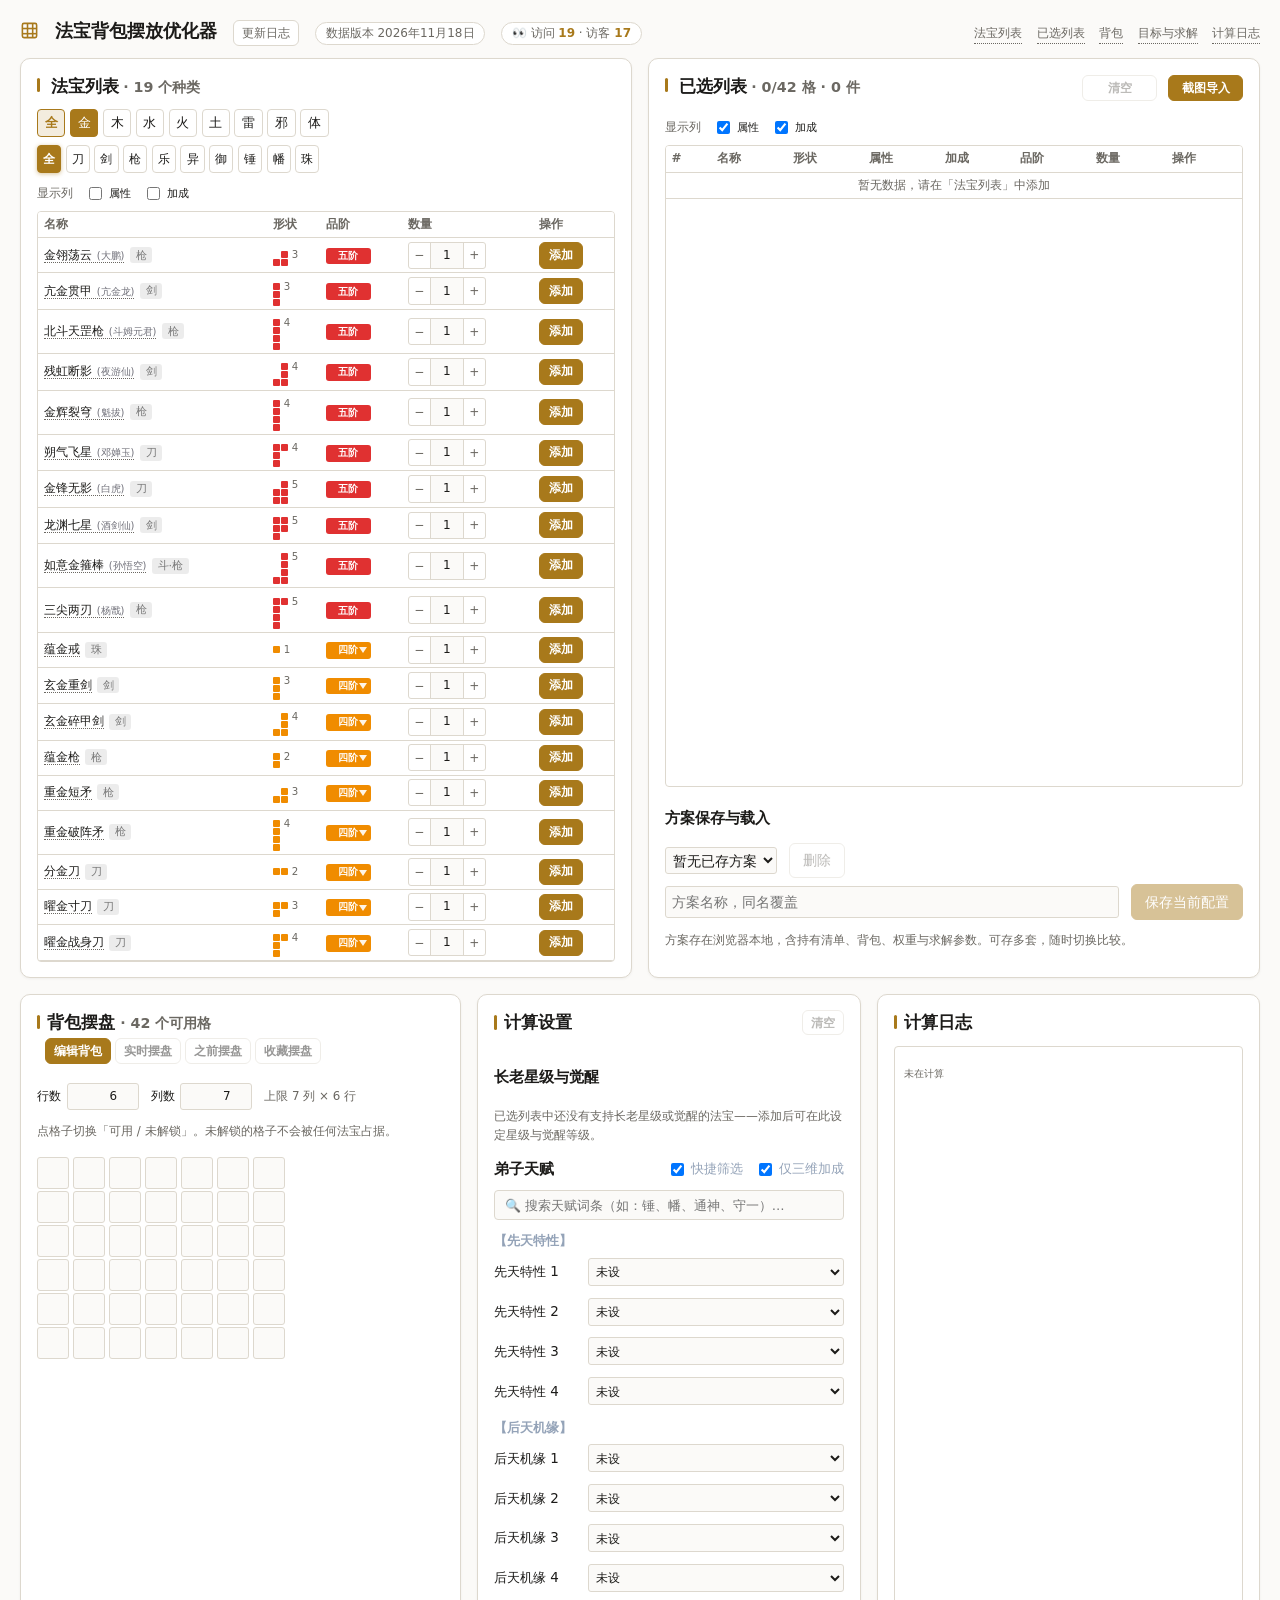
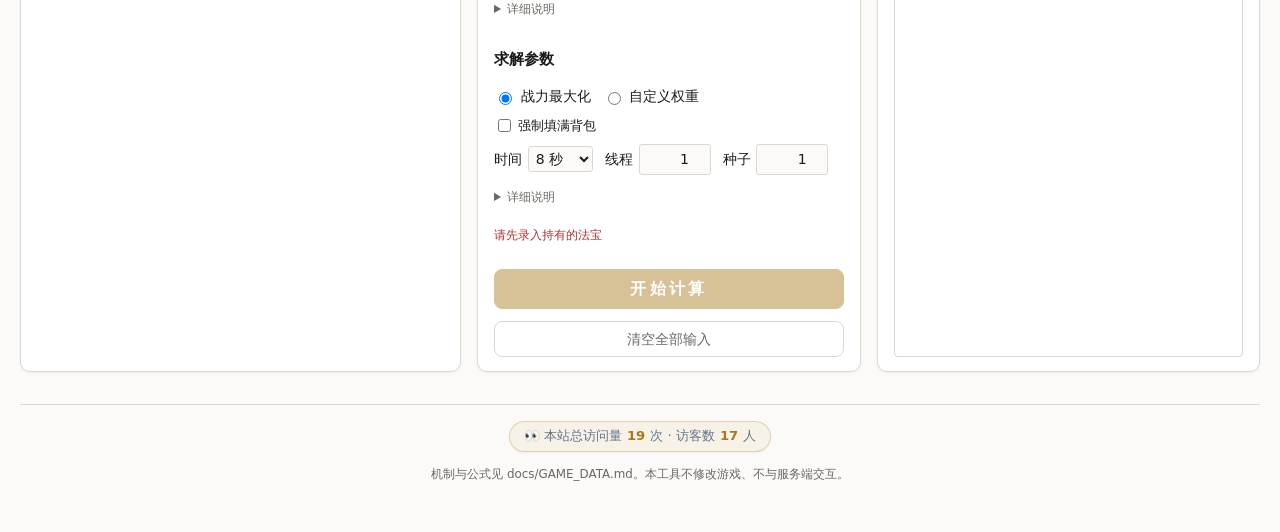
<file: index.html>
<!DOCTYPE html>
<html lang="zh-CN">
  <head>
    <meta charset="UTF-8" />
    <meta name="viewport" content="width=device-width, initial-scale=1.0" />
    <title>最强祖师 · 法宝摆放优化器</title>
    <!-- 全局样式 -->
    <link rel="stylesheet" href="css/style.css" />
  </head>
  <body>
    <div id="app"></div>

    <!-- 1. 核心数据源（法宝、觉醒、后天天赋、更新日志） -->
    <script src="js/data/awakenDb.js"></script>
    <script src="js/data/gameData.js"></script>
    <script src="js/data/acquiredTalents.js"></script>
    <script src="js/data/changelog.js"></script>

    <!-- 2. 弟子天赋 OCR 识别引擎与字模点阵库 -->
    <script src="js/ocr/talentGlyphs.js"></script>
    <script src="js/ocr/talentEngine.js"></script>

    <!-- 3. 主应用程序与 UI 组件（ES Module） -->
    <script type="module" src="js/app.js"></script>
  </body>
</html>
</file>
<file: css/style.css>
/* ==================== 最强祖师 · 法宝摆放优化器样式表 ==================== */
:root{color-scheme:light dark;--bg: #fbfaf8;--panel: #ffffff;--fg: #1c1b19;--muted: #6b6862;--line: #ddd8ce;--accent: #a8791b;--warn: #a33;--ok: #2b7a3d;--el1: #c9a227;--el2: #4a9a4a;--el3: #3d7fb8;--el4: #c85a3a;--el5: #9a7b4f;--el6: #8358c4;--el7: #a03a6b;--el8: #5a6b78;--outline: #1a1a1a;--cell-inner: rgba(0, 0, 0, .16);--sp-1: 4px;--sp-2: 8px;--sp-3: 12px;--sp-4: 16px;--sp-5: 24px;--fs-xs: .78rem;--fs-s: .85rem;--fs-m: .95rem;--fs-l: 1.05rem;--fs-xl: 1.15rem;--rad-s: 6px;--rad-m: 8px;--rad-l: 10px;--shadow-panel: 0 1px 3px rgba(28, 27, 25, .05)}@media(prefers-color-scheme:dark){:root{--bg: #16171a;--panel: #1d1f23;--fg: #e8e6e3;--muted: #97948e;--line: #33353a;--accent: #d4a53a;--warn: #e07b7b;--ok: #6fbf82;--outline: #000;--cell-inner: rgba(0, 0, 0, .3);--shadow-panel: 0 1px 3px rgba(0, 0, 0, .35)}}*{box-sizing:border-box}body{margin:0;background:var(--bg);color:var(--fg);font-family:system-ui,Microsoft YaHei,sans-serif;line-height:1.6;font-size:14px}.shell{max-width:1860px;margin:0 auto;padding:1rem 1.25rem 3rem}h1{margin:0;font-size:1.4rem}h2{margin:0 0 .6rem;font-size:1.05rem}h3{margin:1.2rem 0 .4rem;font-size:.95rem}.sub{margin:.2rem 0 1rem;color:var(--muted)}.muted{color:var(--muted)}.small{font-size:.85em}.warn{color:var(--warn)}.ok{color:var(--ok)}.num{text-align:right;font-variant-numeric:tabular-nums}.columns{display:grid;grid-template-columns:minmax(0,1fr) minmax(0,1fr);gap:1rem;align-items:start}@media(max-width:900px){.columns{grid-template-columns:1fr}}.col{display:flex;flex-direction:column;gap:1rem;min-width:0}.panel{background:var(--panel);border:1px solid var(--line);border-radius:var(--rad-l);box-shadow:var(--shadow-panel);padding:.9rem 1rem;overflow-x:auto}.panel h2:before{content:"";display:inline-block;width:3px;height:.85em;margin-right:.45rem;background:var(--accent);border-radius:2px;vertical-align:-.06em}.row{display:flex;align-items:center;gap:.75rem;margin:.5rem 0}.row.wrap{flex-wrap:wrap}label{display:inline-flex;align-items:center;gap:.35rem}input[type=number]{width:4.5rem;padding:.2rem .35rem;border:1px solid var(--line);border-radius:3px;background:var(--bg);color:var(--fg);font:inherit;text-align:right}select{padding:.2rem;border:1px solid var(--line);border-radius:3px;background:var(--bg);color:var(--fg);font:inherit}button{padding:.35rem .8rem;border:1px solid var(--line);border-radius:var(--rad-s);background:var(--panel);color:var(--fg);font:inherit;cursor:pointer}button:hover:not(:disabled){border-color:var(--accent)}button:disabled{opacity:.45;cursor:not-allowed}button.primary{background:var(--accent);border-color:var(--accent);color:#fff}button.ghost{color:var(--muted)}button.preset{font-size:.85em}.tabs{display:flex;flex-wrap:wrap;gap:.3rem;margin-bottom:.5rem}.tab{padding:.25rem .7rem}.tab.on{background:var(--accent);border-color:var(--accent);color:#fff}.badge{margin-left:.3rem;font-size:.8em;opacity:.85}.tbl{border-collapse:collapse;width:100%}.tbl th,.tbl td{padding:.25rem .5rem;border-bottom:1px solid var(--line);text-align:left;vertical-align:middle}.tbl th{font-weight:600;color:var(--muted);font-size:.85em}.tbl.weights input{width:5rem}.tbl.detail tbody tr{cursor:pointer}.tbl.detail tbody tr:hover,.tbl.detail tbody tr.on{background:color-mix(in srgb,var(--accent) 12%,transparent)}.holdings .shape-cell{display:flex;align-items:center;gap:.4rem}.tiers{display:flex;flex-wrap:wrap;gap:.4rem}.tier{display:inline-flex;align-items:center;gap:.2rem}.tier-tag,.tier-select{box-sizing:border-box;display:inline-block;width:4.6em;padding:.12em 0;border:0;border-radius:3px;font-size:.8em;font-weight:600;line-height:1.5;color:#fff;text-align:center;white-space:nowrap}.tier-tag.t1{background-color:var(--q1)}.tier-tag.t2{background-color:var(--q2)}.tier-tag.t3{background-color:var(--q3)}.tier-tag.t4{background-color:var(--q4)}.tier-tag.t5{background-color:var(--q5)}.shape{display:inline-grid;gap:1px}.shape i{display:block;border-radius:1px}.shape i.off{background:transparent}.grid{display:grid;gap:2px;margin:.5rem 0;width:max-content}.grid .cell{border:1px solid var(--line);border-radius:3px;background:var(--bg);display:flex;align-items:center;justify-content:center;color:var(--muted)}:root{--cell-config: 32px;--cell-live: 38px;--cell-result: 46px}.grid.config .cell{width:var(--cell-config);height:var(--cell-config);cursor:pointer;padding:0}.grid .cell.blocked{background:repeating-linear-gradient(45deg,transparent,transparent 3px,var(--line) 3px,var(--line) 6px)}.grid.result .cell{width:var(--cell-result);height:var(--cell-result);flex-direction:column;gap:0;line-height:1.1;font-size:.7rem}.grid.result .cell.empty{border-style:dashed}.grid.result .cell.piece{cursor:pointer;color:#fff;border-color:transparent}.grid.result .cell.dim{opacity:.25}.grid.result .cell.sel{outline:2px solid var(--fg);outline-offset:-2px}.cell .tr{font-size:.65rem;opacity:.85}.el1{background:var(--el1)}.el2{background:var(--el2)}.el3{background:var(--el3)}.el4{background:var(--el4)}.el5{background:var(--el5)}.el6{background:var(--el6)}.el7{background:var(--el7)}.el8{background:var(--el8)}.el-tag{color:#fff;border-radius:3px;padding:.05rem .35rem;font-size:.78em;white-space:nowrap}.dot{display:inline-block;width:8px;height:8px;border-radius:50%;margin-right:.25rem}.board-wrap{display:flex;gap:1rem;flex-wrap:wrap;align-items:flex-start}.legend{flex:1 1 14rem;min-width:12rem}.scores{display:flex;gap:.6rem;flex-wrap:wrap;margin-bottom:.5rem}.score{border:1px solid var(--line);border-radius:var(--rad-m);padding:.45rem .9rem;min-width:9.5rem}.score.on{border-color:color-mix(in srgb,var(--accent) 55%,var(--line));background:color-mix(in srgb,var(--accent) 7%,transparent)}.score .label{display:block;color:var(--muted);font-size:.85em}.score b{font-size:1.25rem;font-variant-numeric:tabular-nums}.score .tag{display:block;font-size:.75em;color:var(--accent);font-variant-numeric:tabular-nums}.score .tag.muted{color:var(--muted)}.score-area{margin-top:.7rem;padding-top:.7rem;border-top:1px solid var(--line)}.pills{display:flex;flex-wrap:wrap;align-items:center;gap:.25rem;margin:.4rem 0}.pill{display:inline-flex;align-items:baseline;gap:.24rem;background:var(--bg);border:1px solid var(--line);border-radius:var(--rad-s);padding:.12rem .38rem;font-variant-numeric:tabular-nums;white-space:nowrap}.pill .k{font-size:.68rem;color:var(--muted)}.pill b{font-size:.78rem}.explain{margin:.25rem 0 .5rem}.explain summary{cursor:pointer;font-size:.78rem;color:var(--muted);user-select:none;width:max-content}.explain summary:hover{color:var(--accent)}.explain p{margin:.2rem 0 .3rem}.solve-cta{display:flex;gap:.5rem;margin:.7rem 0 .4rem}.solve-btn{flex:1;min-height:40px;font-size:1rem;font-weight:650;letter-spacing:.2em;border-radius:var(--rad-m);box-shadow:0 2px 5px color-mix(in srgb,var(--accent) 30%,transparent)}.solve-btn:disabled{box-shadow:none}.clear-btn{display:block;width:100%;margin-top:.4rem;border-radius:var(--rad-m)}.pin-btn{display:block;width:100%;margin-top:.6rem;min-height:40px;font-size:1rem;font-weight:650;letter-spacing:.2em;border-radius:var(--rad-m);box-shadow:0 2px 5px color-mix(in srgb,var(--accent) 30%,transparent)}.add-toast{display:none}.stale{margin-left:.6rem;font-size:.75rem;font-weight:400;color:var(--warn);border:1px solid currentColor;border-radius:3px;padding:0 .35rem}.progress{margin:.6rem 0}.progress .bar{height:5px;background:var(--line);border-radius:3px;overflow:hidden;margin-bottom:.25rem}.progress .bar i{display:block;height:100%;background:var(--accent);transition:width .2s linear}.curve{color:var(--accent);display:block;max-width:100%}.sources ul{margin:.3rem 0;padding-left:1.2rem}.sources li{margin-bottom:.5rem}footer{margin-top:2rem;padding-top:1rem;border-top:1px solid var(--line)}.scroll-y{max-height:30rem;overflow-y:auto;border:1px solid var(--line);border-radius:4px}.scroll-y .tbl thead th{position:sticky;top:0;background:var(--panel);z-index:1}.tbl.catalog td,.tbl.selected td{vertical-align:middle}.stats{display:flex;flex-direction:column;line-height:1.25;white-space:nowrap;font-variant-numeric:tabular-nums;font-size:.9em}.stats.inline{flex-direction:row;gap:.45rem}.s-atk{color:var(--el4)}.s-def{color:var(--el3)}.s-hp{color:var(--el2)}.buffs{display:flex;flex-direction:column;gap:.1rem}.buff{font-size:.92em;line-height:1.3;cursor:help}.scope{display:inline-block;margin-right:.25rem;padding:0 .2rem;border-radius:2px;font-size:.9em;font-weight:400;color:#fff}.scope.self{background:var(--accent)}.scope.adj{background:var(--el3)}.owned{margin-left:.3rem;font-size:.8em;font-weight:400;color:#fff;background:var(--accent);border-radius:8px;padding:0 .3rem}.stepper{display:inline-flex;align-items:stretch;border:1px solid var(--line);border-radius:3px;overflow:hidden}.stepper button{border:0;border-radius:0;padding:0 .35rem;background:transparent;color:var(--muted);line-height:1}.stepper button:hover{background:var(--line)}.stepper input{width:2.1rem;border:0;border-left:1px solid var(--line);border-right:1px solid var(--line);border-radius:0;text-align:center;padding:.2rem 0}.stepper input::-webkit-outer-spin-button,.stepper input::-webkit-inner-spin-button{appearance:none;margin:0}.chk{gap:.25rem;font-size:.9em}:root{--q1: #2f9e44;--q2: #1c7ed6;--q3: #9c36f5;--q4: #f08c00;--q5: #e03131}.q1{background:var(--q1)}.q2{background:var(--q2)}.q3{background:var(--q3)}.q4{background:var(--q4)}.q5{background:var(--q5)}.tier-select{appearance:none;-webkit-appearance:none;text-align-last:center;cursor:pointer;background-image:url("data:image/svg+xml,%3Csvg xmlns='http://www.w3.org/2000/svg' width='8' height='6'%3E%3Cpath d='M0 0h8L4 6z' fill='%23ffffff' fill-opacity='0.9'/%3E%3C/svg%3E");background-repeat:no-repeat;background-position:right 4px center}.tier-select.t1{background-color:var(--q1)}.tier-select.t2{background-color:var(--q2)}.tier-select.t3{background-color:var(--q3)}.tier-select.t4{background-color:var(--q4)}.tier-select.t5{background-color:var(--q5)}.tier-select option{background:var(--panel);color:var(--fg)}.row-2{display:grid;grid-template-columns:minmax(0,1fr) minmax(0,1fr);gap:1rem;align-items:start;margin-bottom:1rem}.row-3{display:grid;grid-template-columns:minmax(0,1.15fr) minmax(0,1fr) minmax(0,1fr);gap:1rem;align-items:start}@media(max-width:1100px){.row-2,.row-3{grid-template-columns:1fr}}.legend-list{display:flex;flex-wrap:wrap;gap:.25rem;margin-top:.4rem}.legend-item{display:inline-flex;align-items:center;gap:.25rem;padding:.1rem .4rem;font-size:.78rem;border-radius:3px}.legend-item.on{border-color:var(--accent);background:color-mix(in srgb,var(--accent) 14%,transparent)}.swatch{display:inline-block;width:9px;height:9px;border-radius:2px}.log{max-height:22rem;overflow-y:auto;border:1px solid var(--line);border-radius:4px;padding:.5rem .6rem;font-size:.76rem;line-height:1.55;font-variant-numeric:tabular-nums}.log-best{color:var(--el3)}.log-info{color:var(--muted)}input.text{flex:1 1 8rem;min-width:6rem;padding:.25rem .4rem;border:1px solid var(--line);border-radius:3px;background:var(--bg);color:var(--fg);font:inherit}.plans .row{margin:.35rem 0}.replay{margin-top:.5rem;padding-top:.5rem;border-top:1px dashed var(--line)}.replay .row{gap:.4rem}.replay button{padding:.15rem .35rem;font-size:.75rem;white-space:nowrap}.slider{flex:1 1 3rem;min-width:3rem;accent-color:var(--accent)}.row-2 .list-panel .scroll-y{max-height:51rem;min-height:26rem;flex:1 1 auto}.list-panel h2{display:flex;align-items:baseline;gap:.25rem}.list-panel h2 .right+.right{margin-left:.45rem}.list-panel h2 button.right{width:6em}h2 .right{margin-left:auto;font-size:.78rem;padding:.1rem .5rem}.tools .sep{width:1px;align-self:stretch;background:var(--line);margin:0 .25rem}.hint{margin:.25rem 0 .5rem}.nowrap{white-space:nowrap}.tbl.selected .empty-row td{text-align:center;color:var(--muted);padding:2.5rem 0;font-size:.9em}.elder-rows{display:flex;flex-direction:column;gap:.3rem}.elder-row{display:flex;align-items:center;gap:.5rem;white-space:nowrap}.elder-row .name{min-width:10.5em}.elder-select{padding:.1rem .15rem;font-size:.85em}.elder-select.on{color:var(--q5);border-color:currentColor}.star-tag{font-size:.72em;font-weight:400;color:var(--q5);border:1px solid currentColor;border-radius:2px;padding:0 .25rem}button.add{color:#fff;background:var(--accent);border-color:var(--accent);font-weight:600;padding:.15rem .55rem;white-space:nowrap}button.add:hover:not(:disabled){filter:brightness(1.08)}.onboard{margin-left:.3rem;font-size:.8em;font-weight:400;color:#fff;background:var(--ok);border-radius:8px;padding:0 .3rem}.anchors{display:flex;flex-wrap:wrap;gap:.9rem;margin:0 0 0 auto}.anchors a{color:var(--muted);text-decoration:none;border-bottom:1px dotted currentColor}.anchors a:hover{color:var(--accent)}html{scroll-behavior:smooth}.tbl .name,.nowrap,button.nowrap{white-space:nowrap}.tbl.catalog th,.tbl.catalog td,.tbl.selected th,.tbl.selected td{padding:.2rem .35rem;font-size:.86em}.tbl.catalog thead th,.tbl.selected thead th{font-size:.78em;white-space:nowrap}.tbl.selected .ghost{padding:.15rem .4rem}.shape i.on{background:var(--accent)}.shape i.on.q1{background:var(--q1)}.shape i.on.q2{background:var(--q2)}.shape i.on.q3{background:var(--q3)}.shape i.on.q4{background:var(--q4)}.shape i.on.q5{background:var(--q5)}header{display:flex;flex-wrap:wrap;align-items:baseline;gap:.25rem 1rem;margin-bottom:.75rem}header h1{font-size:1.15rem}header .logo{color:var(--accent);flex:none;align-self:center}header .sub{margin:0;font-size:.75rem;background:var(--panel);border:1px solid var(--line);border-radius:999px;padding:.05rem .6rem}.row-2,.row-3{align-items:stretch}.row-2>.panel,.row-3>.panel,.row-3>.col{height:100%}.panel.fill,.list-panel{display:flex;flex-direction:column}.panel.fill .log{flex:1 1 auto;max-height:none;min-height:12rem}.modes{display:inline-flex;gap:.25rem}button.mode{padding:.1rem .5rem;font-size:.78rem}button.mode.on{background:var(--accent);border-color:var(--accent);color:#fff}.summary{margin:.35rem 0}.grid.live{gap:0;width:max-content;border:2px solid var(--outline)}.grid.live .cell{width:var(--cell-live);height:var(--cell-live);border:0;border-radius:0;font-size:.72rem;font-variant-numeric:tabular-nums;background:transparent}.grid.live .cell.piece{position:relative;color:#fff;font-weight:600;cursor:pointer;text-shadow:0 1px 1px rgba(0,0,0,.35)}.cell-el{position:absolute;top:2px;left:2px;width:13px;height:13px;border-radius:50%;display:flex;align-items:center;justify-content:center;font-size:8px;line-height:1;font-weight:600;color:#fff;box-shadow:0 0 0 1px #ffffffbf;pointer-events:none;text-shadow:none}.cell-num{font-size:.78rem;pointer-events:none}.grid.live .cell.empty{background:transparent}.grid.live .cell.blocked{background:var(--line);color:var(--muted)}.grid.live .cell.dim{opacity:.3}.grid.live .cell.sel{outline:2px solid var(--accent);outline-offset:-3px;z-index:1}.grid.live .cell.piece.q1{background:var(--q1)}.grid.live .cell.piece.q2{background:var(--q2)}.grid.live .cell.piece.q3{background:var(--q3)}.grid.live .cell.piece.q4{background:var(--q4)}.grid.live .cell.piece.q5{background:var(--q5)}.tbl.weights th{font-size:.78em;white-space:nowrap}.tbl.weights td{padding:.15rem .5rem}.tbl.weights input{width:3.2rem}.tbl.weights tr.off td{opacity:.45}.tbl.weights input:disabled{opacity:.4;cursor:not-allowed}.import-backdrop{position:fixed;inset:0;background:#00000073;display:flex;align-items:flex-start;justify-content:center;padding:2rem 1rem;z-index:100;overflow-y:auto}.import-dialog{width:min(1180px,96vw);max-height:calc(100vh - 3rem);max-height:calc(100dvh - 3rem);overflow-y:auto}@media(max-width:700px){.import-backdrop{padding:0;align-items:stretch}.import-dialog{width:100vw;min-height:100vh;min-height:100dvh;max-height:100vh;max-height:100dvh;border:0;border-radius:0;padding:.75rem .75rem 1rem}}.import-drop{border:2px dashed var(--line);border-radius:8px;padding:2.5rem 1.5rem;text-align:center}.import-pick{color:var(--accent);cursor:pointer;text-decoration:underline;margin:0 .25em}.import-pick input[type=file]{display:none}.import-body{display:grid;grid-template-columns:auto minmax(280px,1fr);gap:1rem;align-items:start}@media(max-width:1000px){.import-body{grid-template-columns:1fr}}.import-stage{position:relative;max-width:100%}.import-stage canvas{display:block}.import-overlay{position:absolute;inset:0;touch-action:none}.import-overlay .gridlines line{stroke:#27e05c;stroke-width:1.25;pointer-events:none;opacity:.85}.import-overlay .drag-area{fill:transparent;cursor:move}.import-overlay .handle{fill:#27e05c;stroke:#063;stroke-width:2;pointer-events:none}.import-overlay .handle-hit{fill:transparent;cursor:nwse-resize}.import-overlay .mark *{pointer-events:none}.import-overlay .mark .tint{fill:#e03c3c47}.import-overlay .mark.pending .tint{fill:#f0be2847}.import-overlay .mark .casing{fill:none;stroke:#fff;stroke-width:5;opacity:.95}.import-overlay .mark .core{fill:none;stroke:#d81e1e;stroke-width:2.5}.import-overlay .mark.pending .core{stroke:#e69a00}.import-overlay .mark .badge{fill:#d81e1e;stroke:#fff;stroke-width:2}.import-overlay .mark.pending .badge{fill:#e69a00}.import-overlay .mark text{fill:#fff;font:700 13px/1 system-ui,sans-serif;text-anchor:middle;dominant-baseline:central}.import-side{min-width:0}.import-side details summary{cursor:pointer;margin-bottom:.4rem}.import-list{margin:.3rem 0 .6rem;padding-left:1.2rem}.import-list.cols{display:grid;grid-template-columns:repeat(5,max-content);column-gap:.6rem;row-gap:.3rem;justify-content:start;align-items:center;list-style:none;padding-left:.2rem}.import-list.cols li{display:contents}.import-list.cols .count{justify-self:end;font-variant-numeric:tabular-nums}.import-card{border:1px solid var(--line);border-left:3px solid var(--accent);border-radius:6px;padding:.5rem .75rem;margin:.5rem 0}.import-card.resolved{border-left-color:var(--ok)}.import-crop{border-radius:6px;border:1px solid var(--line);flex:none}.import-footer{border-top:1px solid var(--line);margin-top:.75rem;padding-top:.6rem}.bottom-nav{display:none}.buff-detail{margin:.15rem 0 .35rem;padding:.3rem .5rem;border-left:2px solid var(--accent);background:color-mix(in srgb,var(--accent) 8%,transparent);color:var(--muted);line-height:1.45;white-space:normal}.ename{cursor:help;border-bottom:1px dotted var(--muted)}.tbl td.name{position:relative}.equip-desc{position:absolute;left:0;top:100%;z-index:6;margin:.1rem 0 0;padding:.3rem .5rem;background:var(--panel);border:1px solid var(--line);border-left:2px solid var(--accent);border-radius:4px;box-shadow:0 2px 8px #00000040;line-height:1.45;white-space:normal;font-size:.8rem;width:max-content;min-width:18em;max-width:34em}.equip-desc .desc-text{white-space:pre-line}.equip-desc .muted{margin-top:.15rem}@media(pointer:coarse){button{min-height:36px}input,input[type=number],input[type=text],input.text,select{font-size:16px;min-height:36px}.stepper{min-height:30px}.stepper button{min-width:32px;min-height:0}.stepper input{width:2.6rem;min-height:0;padding-top:.05rem;padding-bottom:.05rem}label.chk{min-height:36px}input[type=checkbox]{width:20px;height:20px;min-height:0}.tier-tag,.tier-select{width:5.2em;min-height:30px}.tier-tag{display:inline-flex;align-items:center;justify-content:center}button.add{padding-left:1.2rem;padding-right:1.2rem}}header .changelog-btn{padding:.1rem .5rem;font-size:.78rem}.changelog-dialog{width:min(560px,92vw);max-height:calc(100vh - 3rem);max-height:calc(100dvh - 3rem);overflow-y:auto}.changelog-dialog h3{margin:.7rem 0 .2rem}.changelog-dialog ul{margin:.2rem 0 .5rem;padding-left:1.2rem}.changelog-dialog li{margin:.18rem 0;font-size:.85rem}@media(max-width:700px){:root{--cell-config: min(32px, calc((100vw - 90px) / 7));--cell-live: min(38px, calc((100vw - 90px) / 7));--cell-result: min(46px, calc((100vw - 90px) / 7))}.grid.result .cell,.grid.live .cell{font-size:clamp(.58rem,2.6vw,.72rem)}.cell .tr{font-size:clamp(.52rem,2.2vw,.65rem)}.shell{padding:.75rem .75rem calc(4.5rem + env(safe-area-inset-bottom))}.anchors{display:none}.bottom-nav{position:fixed;left:0;right:0;bottom:0;z-index:90;display:flex;align-items:center;gap:.15rem;background:var(--panel);border-top:1px solid var(--line);padding:.35rem .5rem calc(.35rem + env(safe-area-inset-bottom))}.bottom-nav a{position:relative;flex:1;text-align:center;color:var(--muted);text-decoration:none;padding:.55rem .1rem;white-space:nowrap}.bottom-nav a:active{color:var(--accent)}.bn-badge{position:absolute;top:0;left:50%;margin-left:.55em;background:var(--q5);color:#fff;font-size:.62rem;font-weight:600;border-radius:999px;padding:0 .32em;line-height:1.45}.bn-cta{flex:1.7;min-height:42px;border-radius:var(--rad-l);font-size:.92rem;font-weight:650;letter-spacing:.12em}button.bn-cta{box-shadow:0 2px 5px color-mix(in srgb,var(--accent) 30%,transparent)}button.bn-cta:disabled{box-shadow:none}.bn-running{position:relative;display:flex;align-items:stretch;overflow:hidden;border:1px solid var(--accent);background:var(--panel);letter-spacing:0}.bn-fill{position:absolute;left:0;top:0;bottom:0;background:color-mix(in srgb,var(--accent) 18%,transparent);transition:width .2s linear}.bn-label{position:relative;flex:1;display:flex;align-items:center;justify-content:center;font-size:.74rem;font-weight:600;color:var(--accent);white-space:nowrap}.bn-stop{position:relative;min-height:0;border:0;border-left:1px solid var(--line);border-radius:0;background:transparent;color:var(--warn);font-size:.74rem;padding:0 .6rem}.add-toast{display:flex;position:fixed;left:50%;transform:translate(-50%);bottom:calc(4.3rem + env(safe-area-inset-bottom));z-index:95;background:#201e1beb;color:#fff;border-radius:999px;padding:.45rem 1rem;white-space:nowrap;box-shadow:0 4px 14px #00000040}.scroll-y,.row-2 .list-panel .scroll-y{max-height:none;min-height:0;overflow-y:visible}.tabs{flex-wrap:nowrap;gap:.15rem}.tab{flex:1 1 0;min-width:0;padding:.25rem 0;font-size:.82rem;text-align:center}.tab .badge{margin-left:.1rem;font-size:.72em}.list-panel h2{font-size:1rem;gap:.2rem;white-space:nowrap}.list-panel h2 .muted.small{font-size:.8em;min-width:0;overflow:hidden;text-overflow:ellipsis}.list-panel h2 .right{flex-shrink:0;font-size:.75rem;padding:.15rem .4rem}.tbl.catalog thead,.tbl.selected thead{display:none}.tbl.catalog,.tbl.selected,.tbl.catalog tbody,.tbl.selected tbody{display:block}.tbl.catalog tr,.tbl.selected tr{display:grid;grid-template-columns:minmax(0,1fr) max-content max-content;grid-template-areas:"name tier qty" "base shape act" "buff buff buff";gap:.25rem .6rem;align-items:center;padding:.45rem .15rem;border-bottom:1px solid var(--line)}.tbl.catalog td,.tbl.selected td{border-bottom:0;padding:0}.tbl td.name{grid-area:name}.equip-desc{width:calc(100vw - 5rem);max-width:none}.tbl td.col-shape{grid-area:shape}.tbl td.col-base{grid-area:base}.tbl td.col-buff{grid-area:buff}.tbl td.col-tier{grid-area:tier}.tbl td.col-qty{grid-area:qty;justify-self:end}.tbl td.col-act{grid-area:act;justify-self:end}.tbl td.col-idx{display:none}.tbl.selected .stats{flex-direction:row;gap:.45rem}.tbl.selected .empty-row,.tbl.selected .empty-row td{display:block}.tbl td.col-tier,.tbl td.col-shape{justify-self:center}.row.solver-params{flex-wrap:nowrap;justify-content:space-between;gap:.45rem;font-size:.8rem}.row.solver-params label{gap:.25rem;min-width:0;white-space:nowrap}.row.solver-params input[type=number]{min-width:0;flex:0 1 auto;padding:.2rem .25rem}.row.solver-params label:nth-child(2) input[type=number]{width:2.6rem}.row.solver-params label:nth-child(3) input[type=number]{width:4rem}.row.solver-params select{min-width:0}}
/* 长老设置行：觉醒选择框靠最右对齐，星级在其左侧，名称自适应占据左侧空间防挤压 */
.elder-row {
  display: flex !important;
  align-items: center !important;
  gap: 0.35rem !important;
  padding: 0.22rem 0 !important;
  width: 100% !important;
  box-sizing: border-box !important;
}
.elder-row .name {
  flex: 1 1 0 !important;
  min-width: 0 !important;
  white-space: nowrap !important;
  overflow: hidden !important;
  text-overflow: ellipsis !important;
  font-size: 0.85rem !important;
  margin-right: 0.25rem !important;
}
/* 天赋行（先天特性与后天机缘）：名称固定统一宽度，下拉选择框 100% 绝对同宽 */
.elder-row.talent-row .name,
.elder-row .name.talent-name {
  flex: 0 0 5.2rem !important;
  width: 5.2rem !important;
  min-width: 5.2rem !important;
  max-width: 5.2rem !important;
  font-size: 0.84rem !important;
  color: var(--fg) !important;
  margin-right: 0.35rem !important;
}
.elder-row.talent-row select.elder-select,
.elder-row select.elder-select {
  flex: 1 1 0 !important;
  width: 0 !important;
  min-width: 0 !important;
  max-width: 100% !important;
  height: 28px !important;
  font-size: 0.78rem !important;
  box-sizing: border-box !important;
  text-overflow: ellipsis !important;
  overflow: hidden !important;
  white-space: nowrap !important;
}
.elder-row select.star-select {
  margin-left: auto !important;
  width: 86px !important;
  min-width: 86px !important;
  max-width: 86px !important;
  height: 28px !important;
  font-size: 0.78rem !important;
  flex: 0 0 86px !important;
}
.elder-row select.awaken-select {
  width: 82px !important;
  min-width: 82px !important;
  max-width: 82px !important;
  height: 28px !important;
  font-size: 0.78rem !important;
  flex: 0 0 82px !important;
}
/* 若无星级选择器仅有觉醒选择器，觉醒选择器自动靠最右 */
.elder-row .name + select.awaken-select {
  margin-left: auto !important;
}

.elder-select.awaken-on{color:#9b51e0;border-color:currentColor;font-weight:600}
.star-tag.awaken-tag{color:#9b51e0;border:1px solid currentColor;border-radius:2px;padding:0 .25rem;background:rgba(155,81,224,.08);font-weight:600}
.awaken-hint-bar{display:flex;align-items:center;justify-content:space-between;gap:.5rem;padding:.45rem .75rem;margin:.4rem 0 .6rem;border-radius:var(--rad-m,6px);background:rgba(155,81,224,.08);border:1px solid rgba(155,81,224,.3);color:#7b2cbf;font-size:.82rem;line-height:1.4}
@media(prefers-color-scheme:dark){.elder-select.awaken-on{color:#c084fc;border-color:currentColor}.star-tag.awaken-tag{color:#c084fc;background:rgba(192,132,252,.15)}.awaken-hint-bar{background:rgba(192,132,252,.12);border-color:rgba(192,132,252,.35);color:#e9d5ff}}
.scope.global{background:#9b51e0}

/* 属性与类型双行筛选栏（两行排布） */
.tabs.row-filter {
  display: flex !important;
  align-items: center !important;
  flex-wrap: wrap !important;
  gap: 0.22rem 0.28rem !important;
  margin-bottom: 0.2rem !important;
}
.tabs.row-filter .tab {
  position: relative !important;
  overflow: visible !important;
  display: inline-flex !important;
  align-items: center !important;
  justify-content: center !important;
  height: 28px !important;
  min-height: 28px !important;
  max-height: 28px !important;
  line-height: 28px !important;
  padding: 0 0.42rem !important;
  font-size: 0.8rem !important;
  white-space: nowrap !important;
  box-sizing: border-box !important;
  border-radius: 4px !important;
  flex: 0 0 auto !important;
}
.tabs.row-filter .tab.form-tab {
  padding: 0 0.32rem !important;
  font-size: 0.75rem !important;
  min-width: 24px !important;
}

/* “属”和“器”的专属突出样式：区别于其它普通单项按钮 */
.tab.tab-all-btn {
  font-weight: 700 !important;
  border: 1.5px solid var(--accent, #d4a53a) !important;
  color: var(--accent, #d4a53a) !important;
  background: color-mix(in srgb, var(--accent) 14%, transparent) !important;
  border-radius: 4px !important;
  min-width: 26px !important;
}
.tab.tab-all-btn.on {
  background: var(--accent, #d4a53a) !important;
  color: #ffffff !important;
  box-shadow: 0 1px 4px color-mix(in srgb, var(--accent) 45%, transparent) !important;
}

/* 筛选栏右上角红点数字徽章：电脑端与手机端全适配统一规范 */
.tabs.row-filter .tab .badge,
.tabs .tab .badge {
  position: absolute !important;
  top: -5px !important;
  right: -5px !important;
  min-width: 14px !important;
  height: 14px !important;
  border-radius: 999px !important;
  background-color: #ef4444 !important;
  color: #ffffff !important;
  font-size: 9px !important;
  font-weight: 700 !important;
  line-height: 14px !important;
  text-align: center !important;
  padding: 0 3px !important;
  border: 1.5px solid #ffffff !important;
  box-shadow: 0 1px 3px rgba(0, 0, 0, 0.35) !important;
  pointer-events: none !important;
  z-index: 5 !important;
  margin-left: 0 !important;
  box-sizing: border-box !important;
}
@media (prefers-color-scheme: dark) {
  .tabs.row-filter .tab .badge,
  .tabs .tab .badge {
    border: 1.5px solid #1f2937 !important;
  }
}

/* 用户指定表格单元格规范 */
.tbl.catalog th, .tbl.catalog td, .tbl.selected th, .tbl.selected td {
  padding: .2rem .35rem !important;
  font-size: .86em !important;
}

/* 移动端法宝列表卡片三行紧凑布局（恢复经典统一结构） */
@media (max-width: 700px) {
  .tbl.catalog thead,
  .tbl.selected thead {
    display: none !important;
  }
  .tbl.catalog, .tbl.selected,
  .tbl.catalog tbody, .tbl.selected tbody {
    display: block !important;
  }

  /* 法宝列表与已选列表：移动端统一经典紧凑网格布局 */
  .tbl.catalog tr,
  .tbl.selected tr {
    display: grid !important;
    grid-template-columns: minmax(0, 1fr) auto auto !important;
    grid-template-areas:
      "name name shape"
      "tier qty act"
      "base base base"
      "buff buff buff" !important;
    gap: 0.18rem 0.35rem !important;
    align-items: center !important;
    padding: 0.25rem 0.35rem !important;
    border-bottom: 1px solid var(--line) !important;
  }

  /* 第一行：法宝名称 + 长老名称 + 形状 */
  .tbl td.name {
    grid-area: name !important;
    display: flex !important;
    align-items: center !important;
    flex-wrap: wrap !important;
    gap: 0.2rem !important;
    min-width: 0 !important;
    line-height: 1.25 !important;
  }
  .tbl td.name .ename {
    font-size: 0.86rem !important;
    font-weight: 600 !important;
  }
  .tbl td.col-shape {
    grid-area: shape !important;
    justify-self: end !important;
    display: flex !important;
    align-items: center !important;
    gap: 0.2rem !important;
  }
  .tbl.selected td.col-shape span.small {
    display: none !important;
  }

  /* 第二行：阶数 + 步进器 + 操作按钮 */
  .tbl td.col-tier {
    grid-area: tier !important;
    justify-self: start !important;
    display: flex !important;
    align-items: center !important;
  }
  .tbl td.col-qty {
    grid-area: qty !important;
    justify-self: end !important;
    display: flex !important;
    align-items: center !important;
  }
  .tbl td.col-act {
    grid-area: act !important;
    justify-self: end !important;
    display: flex !important;
    align-items: center !important;
  }

  /* 统一所有第二行操作控件高度为 26px，紧凑精致 */
  .tbl td.col-tier button,
  .tbl td.col-tier select,
  .tbl .tier-tag {
    height: 26px !important;
    min-height: 26px !important;
    max-height: 26px !important;
    line-height: 26px !important;
    font-size: 0.76rem !important;
    padding: 0 0.45rem !important;
  }
  .tbl td.col-qty .stepper {
    height: 26px !important;
    min-height: 26px !important;
    max-height: 26px !important;
  }
  .tbl td.col-qty .stepper button {
    width: 26px !important;
    min-width: 26px !important;
    height: 26px !important;
    min-height: 26px !important;
    line-height: 26px !important;
  }
  .tbl td.col-qty .stepper input {
    height: 26px !important;
    min-height: 26px !important;
    font-size: 0.8rem !important;
    width: 2.2rem !important;
  }
  .tbl td.col-act button {
    height: 26px !important;
    min-height: 26px !important;
    max-height: 26px !important;
    line-height: 26px !important;
    padding: 0 0.65rem !important;
    font-size: 0.78rem !important;
  }

  /* 第三行：属性 */
  .tbl td.col-base {
    grid-area: base !important;
    padding-top: 0.1rem !important;
    font-size: 0.76rem !important;
  }
  .tbl.selected td.col-base .stats {
    flex-direction: row !important;
    flex-wrap: wrap !important;
    gap: 0.35rem !important;
  }

  /* 第四行：加成说明 */
  .tbl td.col-buff {
    grid-area: buff !important;
    padding-top: 0.1rem !important;
    font-size: 0.74rem !important;
    color: var(--muted) !important;
  }

  .tbl td.col-idx {
    display: none !important;
  }

  /* ================= 移动端逐件贡献：卡片双行紧凑布局，彻底杜绝碎线 ================= */
  .tbl.detail thead {
    display: none !important;
  }
  .tbl.detail,
  .tbl.detail tbody {
    display: block !important;
  }
  .tbl.detail td {
    border: none !important;
    padding: 0 !important;
    line-height: 1.35 !important;
  }
  .tbl.detail tbody tr {
    display: grid !important;
    grid-template-columns: auto minmax(0, 1fr) auto !important;
    row-gap: 0.28rem !important;
    column-gap: 0.45rem !important;
    align-items: center !important;
    padding: 0.48rem 0.55rem !important;
    border-bottom: 1px solid var(--line) !important;
    cursor: pointer !important;
  }
  .tbl.detail tbody tr:last-child {
    border-bottom: none !important;
  }
  .tbl.detail td.col-idx {
    grid-column: 1 / 2 !important;
    grid-row: 1 / 2 !important;
    font-size: 0.72rem !important;
    font-weight: 700 !important;
    color: var(--accent) !important;
    background: color-mix(in srgb, var(--accent) 12%, transparent) !important;
    border: 1px solid color-mix(in srgb, var(--accent) 30%, transparent) !important;
    padding: 0.05rem 0.32rem !important;
    border-radius: 4px !important;
    white-space: nowrap !important;
    align-self: center !important;
    letter-spacing: 0.02em !important;
    line-height: 1.2 !important;
  }
  .tbl.detail td.col-name {
    grid-column: 2 / 3 !important;
    grid-row: 1 / 2 !important;
    font-weight: 600 !important;
    font-size: 0.85rem !important;
    display: flex !important;
    align-items: center !important;
    gap: 0.25rem !important;
    white-space: nowrap !important;
    overflow: hidden !important;
    text-overflow: ellipsis !important;
    color: var(--fg) !important;
  }
  .tbl.detail td.col-score {
    grid-column: 3 / 4 !important;
    grid-row: 1 / 2 !important;
    justify-self: end !important;
    font-weight: 700 !important;
    font-size: 0.92rem !important;
    color: var(--accent) !important;
    white-space: nowrap !important;
    font-variant-numeric: tabular-nums !important;
  }
  .tbl.detail td.col-score::before {
    content: "得分 ";
    font-size: 0.72rem !important;
    font-weight: normal !important;
    color: var(--muted) !important;
  }
  .tbl.detail td.col-atk,
  .tbl.detail td.col-def,
  .tbl.detail td.col-hp {
    font-size: 0.75rem !important;
    color: var(--muted) !important;
    white-space: nowrap !important;
    font-variant-numeric: tabular-nums !important;
  }
  .tbl.detail td.col-atk {
    grid-column: 1 / 2 !important;
    grid-row: 2 / 3 !important;
    justify-self: start !important;
  }
  .tbl.detail td.col-atk::before {
    content: "攻 ";
    color: var(--text-muted, #94a3b8);
  }
  .tbl.detail td.col-def {
    grid-column: 2 / 3 !important;
    grid-row: 2 / 3 !important;
    justify-self: start !important;
  }
  .tbl.detail td.col-def::before {
    content: "防 ";
    color: var(--text-muted, #94a3b8);
  }
  .tbl.detail td.col-hp {
    grid-column: 3 / 4 !important;
    grid-row: 2 / 3 !important;
    justify-self: end !important;
  }
  .tbl.detail td.col-hp::before {
    content: "血 ";
    color: var(--text-muted, #94a3b8);
  }
}

/* PC 端逐件贡献表格序号列 */
.tbl.detail th.col-idx,
.tbl.detail td.col-idx {
  width: 3.5rem;
  text-align: center;
  color: var(--muted);
  font-weight: 600;
  font-size: 0.82rem;
}

/* 长老名称标识 */
.elder-name {
  font-size: 0.82em;
  color: var(--text-muted, #71717a);
  font-weight: 500;
  margin-left: 2px;
}

/* 法宝列表表格中的类型徽章 */
.form-tag {
  display: inline-block;
  font-size: 0.7rem;
  padding: 0.08rem 0.35rem;
  border-radius: 3px;
  background: var(--bg-hover, rgba(120, 120, 120, 0.14));
  color: var(--text-muted, #777);
  margin-left: 0.35rem;
  font-weight: 500;
  vertical-align: middle;
  line-height: 1.2;
}

/* 8大属性高辨识度配色，尤其确保金与土区分鲜明 */
:root {
  --el1: #f59e0b; /* 金：明亮金黄/琥珀纯金，光彩鲜明耀眼 */
  --el2: #15803d; /* 木：浓郁生机翡翠绿 */
  --el3: #0284c7; /* 水：深邃清澈蓝 */
  --el4: #dc2626; /* 火：热烈鲜红 */
  --el5: #713f12; /* 土：深沉浓厚大地棕褐，与金的明黄有强烈的明度与色调差，绝不混淆 */
  --el6: #7c3aed; /* 雷：电掣亮紫 */
  --el7: #c026d3; /* 邪：魅惑紫红 */
  --el8: #475569; /* 体：刚韧玄铁青灰 */
}

/* 摆盘网格中的圆形 tips 徽章样式：正圆、白边框、白文字、属性背景色 */
.cell-el {
  position: absolute;
  top: 2px;
  left: 2px;
  width: 15px !important;
  height: 15px !important;
  border-radius: 50% !important;
  display: flex !important;
  align-items: center !important;
  justify-content: center !important;
  font-size: 9.5px !important;
  line-height: 1 !important;
  font-weight: 700 !important;
  color: #ffffff !important;
  border: 1.5px solid #ffffff !important;
  box-shadow: 0 1px 3px rgba(0, 0, 0, 0.45) !important;
  box-sizing: border-box !important;
  pointer-events: none;
  text-shadow: 0 1px 1px rgba(0, 0, 0, 0.6) !important;
  letter-spacing: -0.5px;
}

/* 背包下方图例中的法宝类型展示 */
.legend-form-tag {
  display: inline-block;
  font-size: 0.7rem;
  padding: 0 0.3rem;
  border-radius: 2px;
  background: var(--bg-hover, rgba(120, 120, 120, 0.15));
  color: var(--text-muted, #777);
  margin: 0 0.3rem;
  font-weight: 500;
}

/* 不蒜子访问统计胶囊样式 */
.busuanzi-stat {
  display: inline-flex !important;
  align-items: center !important;
  justify-content: center !important;
  gap: 0.25rem !important;
  padding: 0.32rem 0.85rem !important;
  margin-bottom: 0.45rem !important;
  border-radius: 999px !important;
  background: color-mix(in srgb, var(--accent, #d4a53a) 10%, var(--panel, #ffffff)) !important;
  border: 1px solid color-mix(in srgb, var(--accent, #d4a53a) 28%, transparent) !important;
  color: var(--text-muted, #64748b) !important;
  font-size: 0.82rem !important;
  line-height: 1.4 !important;
  box-shadow: 0 1px 3px rgba(0, 0, 0, 0.05) !important;
  cursor: pointer !important;
  user-select: none !important;
  transition: transform 0.15s ease, opacity 0.15s ease !important;
}
.busuanzi-stat:active, .bsz-header-sub:active {
  transform: scale(0.97) !important;
  opacity: 0.85 !important;
}
.bsz-header-sub {
  user-select: none !important;
  transition: transform 0.15s ease, opacity 0.15s ease !important;
}
.bsz-header-sub b {
  color: var(--accent, #d4a53a) !important;
  font-weight: 700 !important;
}
@media (prefers-color-scheme: dark) {
  .busuanzi-stat {
    background: color-mix(in srgb, var(--accent, #d4a53a) 12%, #1e293b) !important;
    border-color: color-mix(in srgb, var(--accent, #d4a53a) 32%, transparent) !important;
    color: #94a3b8 !important;
    box-shadow: 0 1px 4px rgba(0, 0, 0, 0.3) !important;
  }
}
#busuanzi_value_site_pv,
#busuanzi_value_site_uv {
  color: var(--accent, #d4a53a) !important;
  font-weight: 700 !important;
  margin: 0 1px !important;
}
footer {
  text-align: center !important;
}



.inline-select {
  padding: 2px 4px !important;
  font-size: 0.78rem !important;
  height: 26px !important;
  min-width: 56px !important;
  border-radius: 4px !important;
  line-height: 1 !important;
}
.inline-select.awaken-on {
  color: #9b51e0 !important;
  border-color: #d8b4fe !important;
  font-weight: 700 !important;
  background: #faf5ff !important;
}
.inline-select.on {
  color: #b45309 !important;
  border-color: #fde68a !important;
  font-weight: 700 !important;
  background: #fffbeb !important;
}
.cell-awaken {
  position: absolute;
  bottom: 2px;
  right: 2px;
  min-width: 11px;
  padding: 1px 2px;
  border-radius: 3px;
  background: #5b2c83;
  color: #fff;
  border: 1px solid #ead4ff;
  font-size: 10px;
  font-weight: 700;
  line-height: 1;
  text-align: center;
  pointer-events: none;
  text-shadow: none;
  z-index: 2;
}
.cell-awaken.aw1 { background: #537533; border-color: #d8edb6; }
.cell-awaken.aw2 { background: #267ba0; border-color: #b9ebff; }
.cell-awaken.aw4 { background: #985309; border-color: #ffe0a6; }
.cell-awaken.aw5 { background: #a63131; border-color: #ffd1cf; }
</file>
